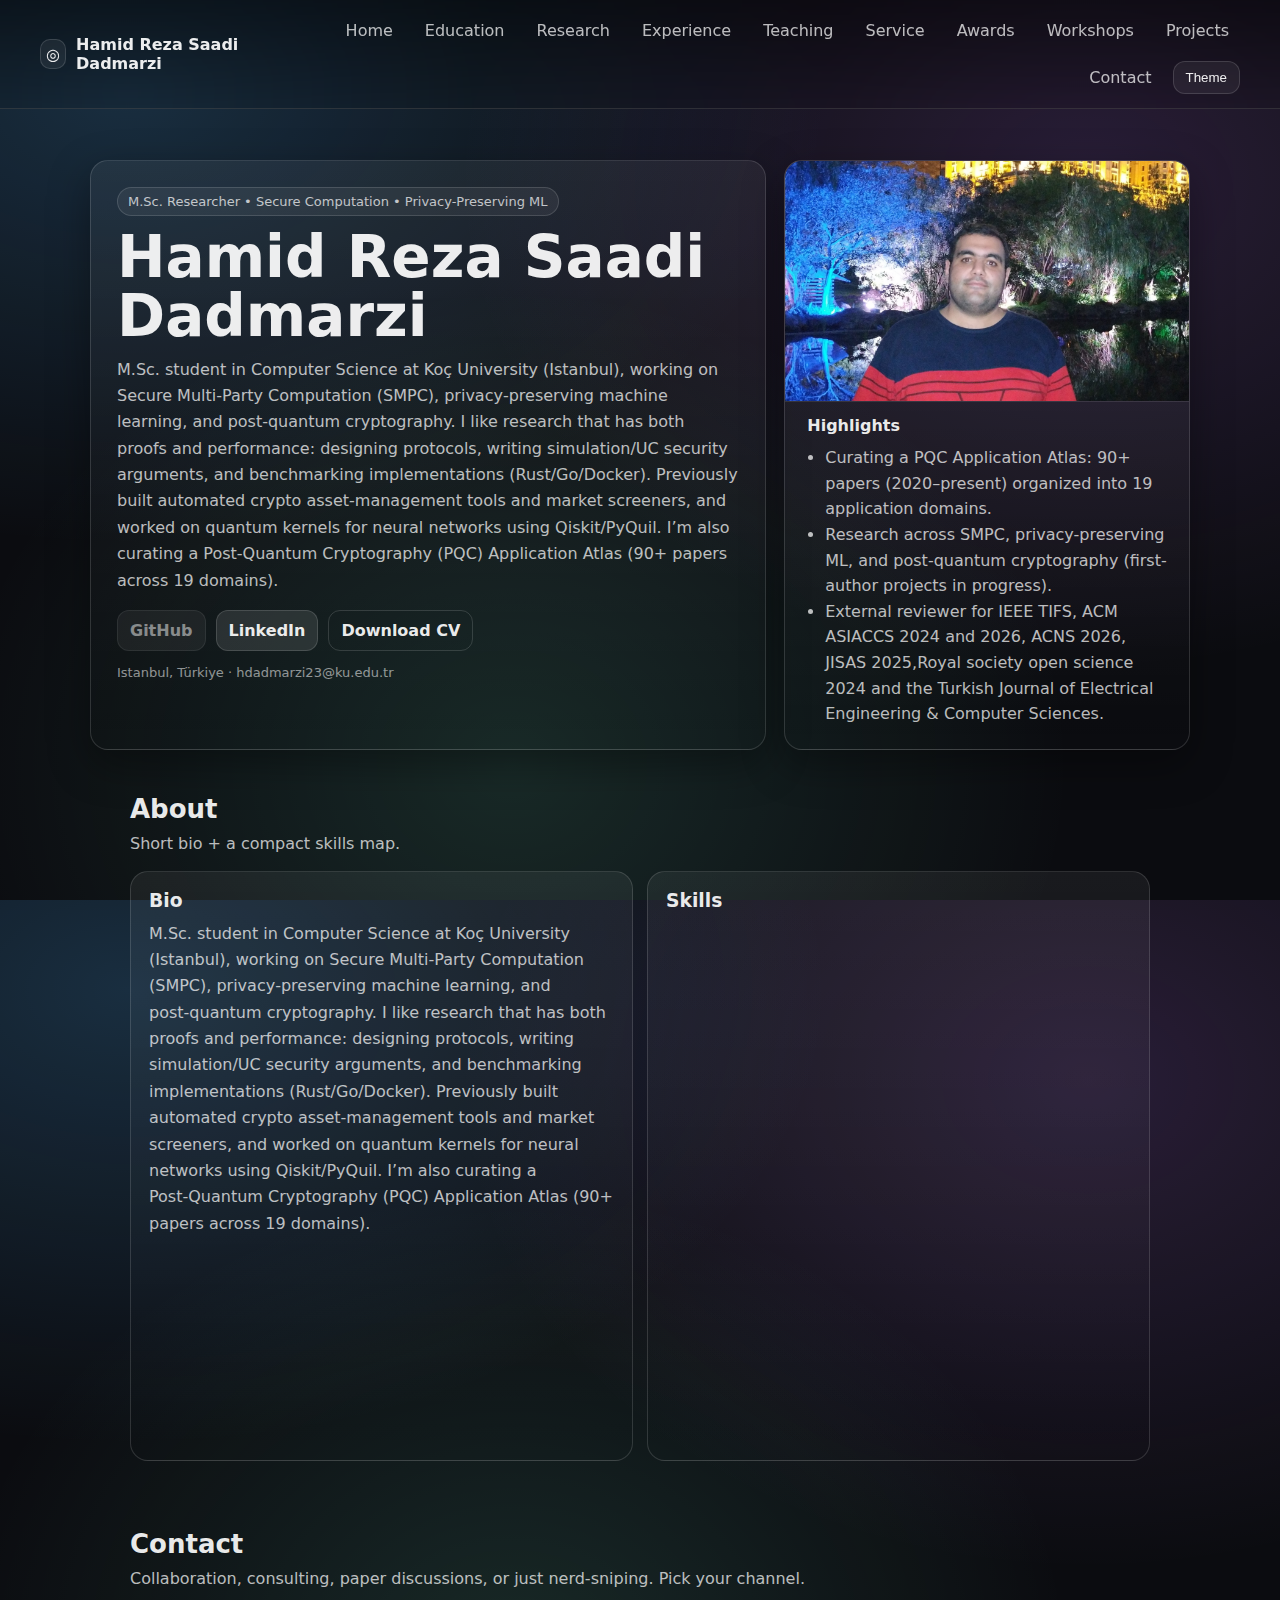
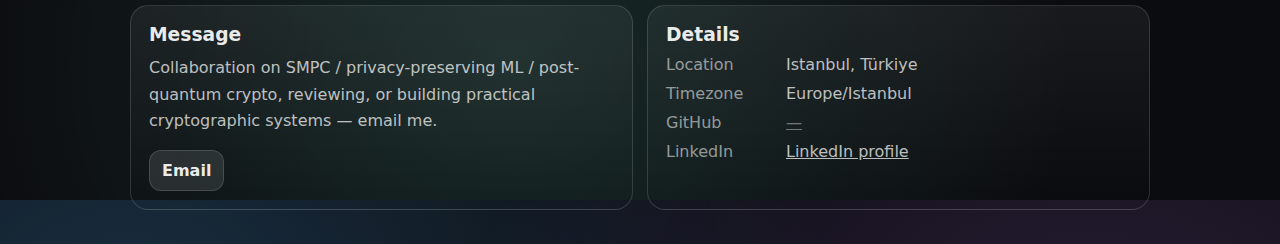
<file: index.html>
<!doctype html>
<html lang="en">
<head>
  <meta charset="utf-8" />
  <meta name="viewport" content="width=device-width, initial-scale=1" />
  <meta http-equiv="refresh" content="0; url=modern/" />
  <title>Redirecting…</title>
  <link rel="icon" href="assets/icons/favicon.svg" type="image/svg+xml" />
  <link rel="canonical" href="modern/" />
  <script>
    window.location.replace('modern/');
  </script>
</head>
<body>
  <noscript>
    <p>Redirecting to the modern UI… If you are not redirected, <a href="modern/">click here</a>.</p>
  </noscript>
</body>
</html>
</file>
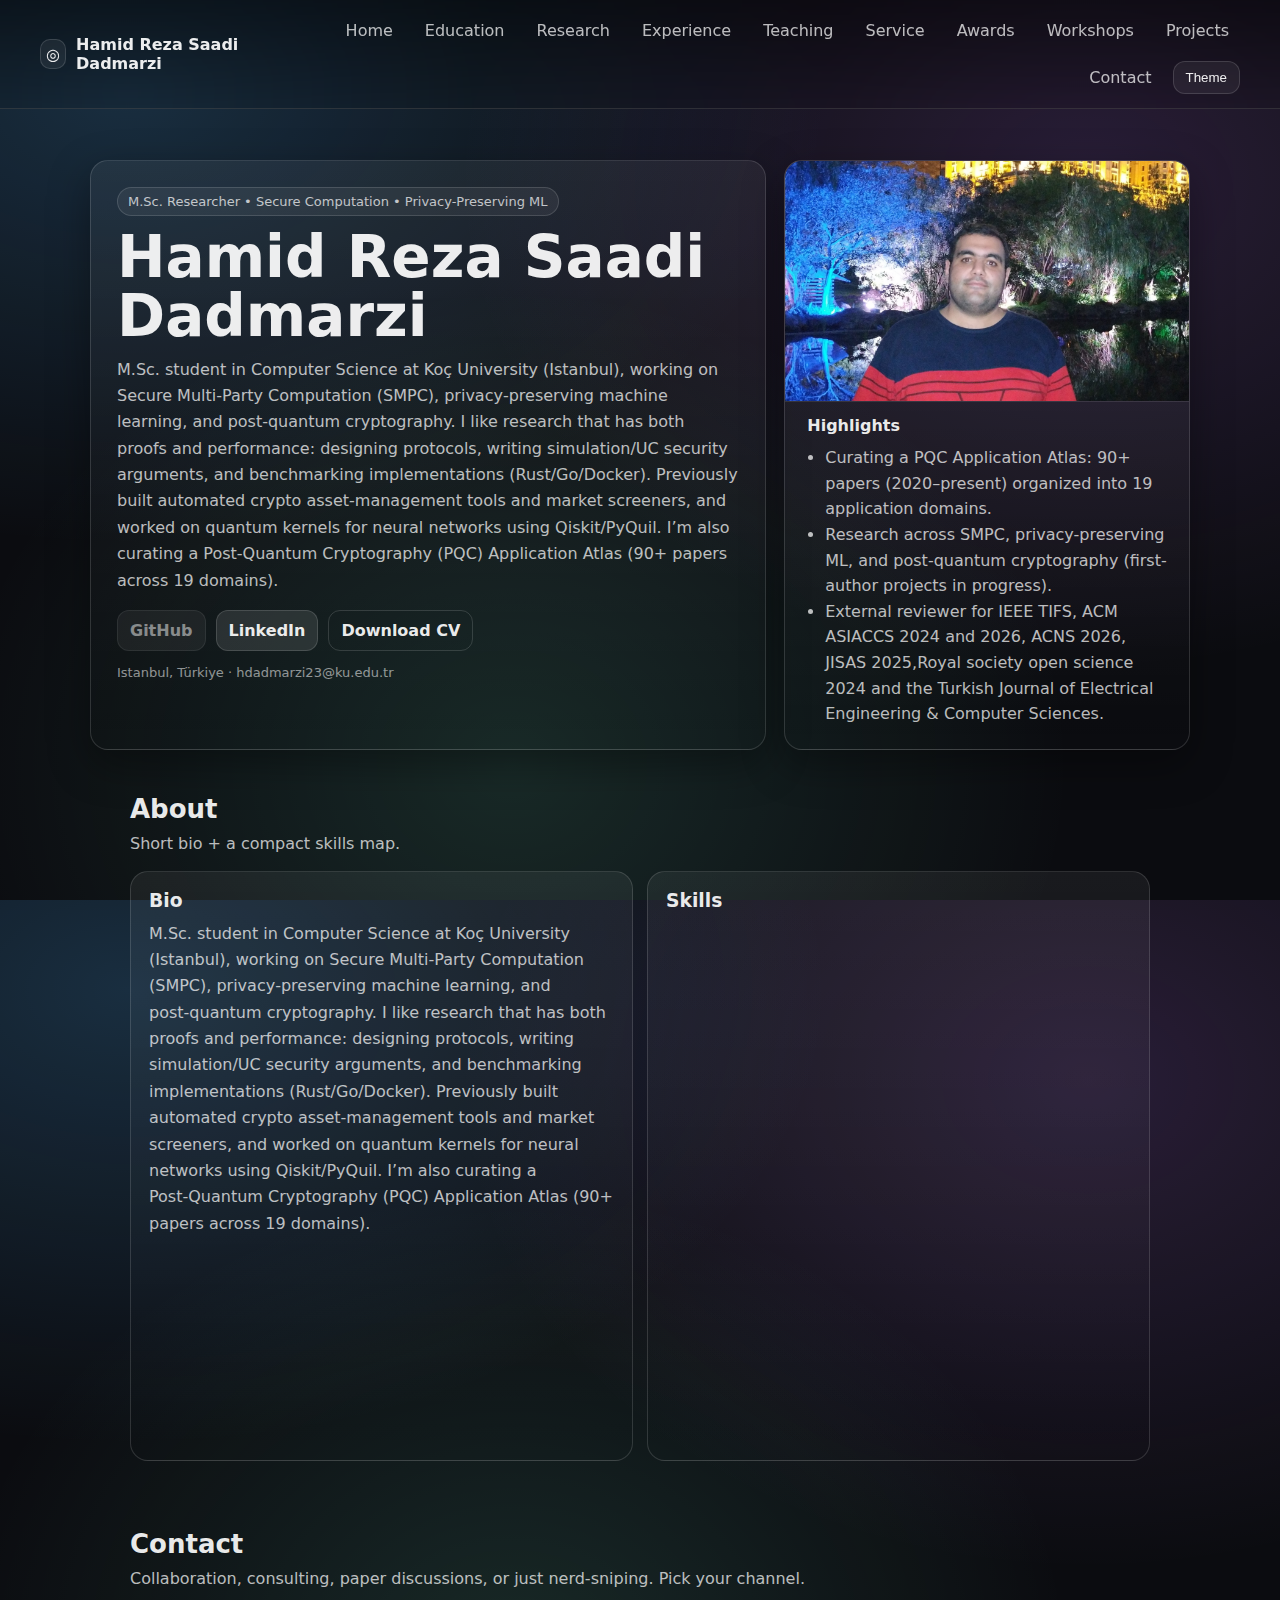
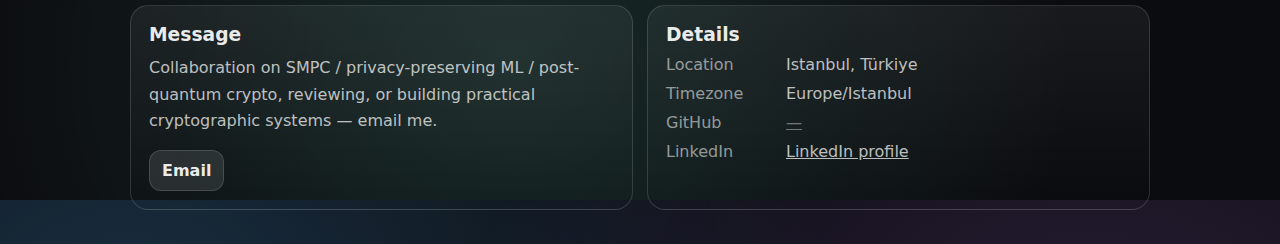
<file: modern/index.html>
<!doctype html>
<html lang="en">
<head>
  <meta charset="utf-8" />
  <meta name="viewport" content="width=device-width, initial-scale=1" />
  <meta name="color-scheme" content="dark light" />
  <title>Modern Portfolio</title>
  <link rel="icon" href="../assets/icons/favicon.svg" type="image/svg+xml" />
  <link rel="stylesheet" href="modern.css" />
</head>
<body>
  <header class="topbar" id="top">
    <!-- Was: Back to UI selector. Now: back to Modern home -->
    <a class="brand" href="./" aria-label="Back to home">
      <span class="logo">◎</span>
      <span id="brandName">Portfolio</span>
    </a>

    <nav class="nav" aria-label="Primary">
      <a class="navlink" href="#about">Home</a>
      <a class="navlink" href="./education/">Education</a>
      <a class="navlink" href="./research/">Research</a>
      <a class="navlink" href="./experience/">Experience</a>
      <a class="navlink" href="./teaching/">Teaching</a>
      <a class="navlink" href="./services/">Service</a>
      <a class="navlink" href="./awards/">Awards</a>
      <a class="navlink" href="./workshops/">Workshops</a>
      <a class="navlink" href="./projects/">Projects</a>
      <a class="navlink" href="./contact/">Contact</a>
      <button class="theme" id="themeToggle" type="button" aria-label="Toggle theme">Theme</button>
    </nav>
  </header>

  <main>
    <section class="hero" aria-label="Intro">
      <div class="hero-inner">
        <div class="hero-copy">
          <div class="pill" id="tagline">Researcher • Engineer • Builder</div>
          <h1 class="h1" id="name">YOUR NAME</h1>
          <p class="lead" id="summary">Loading…</p>

          <div class="cta">
            <a class="btn" id="btnGithub" href="#" target="_blank" rel="noopener">GitHub</a>
            <a class="btn" id="btnLinkedIn" href="#" target="_blank" rel="noopener">LinkedIn</a>
            <a class="btn ghost" id="btnCV" href="../resume/CV.pdf" target="_blank" rel="noopener">Download CV</a>
            <!-- <a class="btn ghost" href="../retro/">Retro UI</a> -->
          </div>

          <div class="meta" id="metaLine"></div>
        </div>

        <!-- Split the old Highlights card into: top profile pic + bottom highlights -->
        <aside class="hero-card hero-stack" aria-label="Profile and highlights">
          <div class="hero-top" aria-label="Profile picture">
            <!-- Put your image here: modern/assets/img/profile.jpg (or .png/.webp) -->
            <img
              class="profile-photo"
              src="../assets/img/profile.jpg"
              alt="Profile photo"
              loading="lazy"
            />
          </div>

          <div class="hero-bottom" aria-label="Highlights">
            <div class="card-title">Highlights</div>
            <ul class="bullets" id="highlights"></ul>
          </div>
        </aside>
      </div>
    </section>

    <section class="section" id="about">
      <div class="section-head">
        <h2>About</h2>
        <p>Short bio + a compact skills map.</p>
      </div>

      <div class="grid-2">
        <article class="panel">
          <h3>Bio</h3>
          <p id="bio"></p>
        </article>

        <article class="panel">
          <h3>Skills</h3>
          <div id="skills" class="skills"></div>
        </article>
      </div>
    </section>
<!-- 
    <section class="section" id="education">
      <div class="section-head">
        <h2>Education</h2>
        <p>Formal training and research focus areas.</p>
      </div>
      <article class="panel">
        <div id="educationTimeline" class="timeline"></div>
      </article>
    </section> -->

    <!-- <section class="section" id="researchLink">
  <div class="section-head">
    <h2>Research</h2>
    <p>Selected projects and publications live on the dedicated page.</p>
  </div>

  <article class="panel">
    <p>See the full list of research projects, publications, and updates.</p>
    <div class="cta">
      <a class="btn" href="./research/">Open Research Page →</a>
    </div>
  </article>
</section> -->

    <!-- <section class="section" id="experience">
      <div class="section-head">
        <h2>Experience</h2>
        <p>Industry and applied research work.</p>
      </div>
      <article class="panel">
        <div id="experienceTimeline" class="timeline"></div>
      </article>
    </section>

    <section class="section" id="teaching">
      <div class="section-head">
        <h2>Teaching</h2>
        <p>Courses and TA / instruction experience.</p>
      </div>
      <div class="cards" id="teachingCards"></div>
    </section>

    <section class="section" id="service">
      <div class="section-head">
        <h2>Academic Service</h2>
        <p>Reviewing, mentoring, and community contributions.</p>
      </div>
      <article class="panel">
        <ul class="bullets" id="serviceList"></ul>
      </article>
    </section>

    <section class="section" id="awards">
      <div class="section-head">
        <h2>Honors & Awards</h2>
        <p>Recognition and distinctions.</p>
      </div>
      <article class="panel">
        <ul class="bullets" id="awardsList"></ul>
      </article>
    </section>

    <section class="section" id="workshops">
      <div class="section-head">
        <h2>Conferences & Workshops</h2>
        <p>Selected academic events.</p>
      </div>
      <div class="cards" id="workshopsCards"></div>
    </section>

    <section class="section" id="projects">
      <div class="section-head">
        <h2>Projects</h2>
        <p>Implementation projects: libraries, prototypes, and applied systems work.</p>
      </div>

      <div class="subhead">
        <div class="sub-left">
          <div class="small" id="ghNote"></div> -->
        <!-- </div>
        <div class="sub-right">
          <a class="smalllink" id="ghProfile" href="#" target="_blank" rel="noopener">Open GitHub profile →</a>
        </div>
      </div>

      <div class="cards" id="projectCards"></div>
    </section> -->

    <section class="section" id="contact">
      <div class="section-head">
        <h2>Contact</h2>
        <p>Collaboration, consulting, paper discussions, or just nerd-sniping. Pick your channel.</p>
      </div>

      <div class="grid-2">
        <article class="panel">
          <h3>Message</h3>
          <p id="contactPitch"></p>
          <div class="cta">
            <a class="btn" id="mailBtn" href="#">Email</a>
            <!-- <a class="btn ghost" href="../">UI selector</a> -->
          </div>
        </article>

        <article class="panel">
          <h3>Details</h3>
          <dl class="dl">
            <div><dt>Location</dt><dd id="loc"></dd></div>
            <div><dt>Timezone</dt><dd id="tz"></dd></div>
            <div><dt>GitHub</dt><dd><a id="gh" href="#" target="_blank" rel="noopener">—</a></dd></div>
            <div><dt>LinkedIn</dt><dd><a id="li" href="#" target="_blank" rel="noopener">—</a></dd></div>
          </dl>
        </article>
      </div>
    </section>

    <!-- <footer class="footer">
      <div class="footer-inner">
        <div class="tiny">Built as a dual-UI static portfolio. Host on GitHub Pages. Edit <code>data/site.json</code>.</div>
        <a class="tinylink" href="#top">Back to top ↑</a>
      </div>
    </footer> -->
  </main>

 <style>
  .hero-stack{
    display:flex;
    flex-direction:column;
    padding:0;
    overflow:hidden;
  }

  
  .hero-top{
    padding: 0;
    display:block;
  }

  .profile-photo{
    display:block;
    width: 100%;
    height: 240px;          
    object-fit: cover;      
    object-position: center;
    border-radius: 0;       
    border: 0;
    box-shadow: none;
  }


  .hero-bottom{
    padding: 14px 22px 22px;
    border-top: 1px solid rgba(255,255,255,0.10);
  }

  @media (max-width: 900px){
    .profile-photo{ height: 190px; }
  }
</style>

  <script type="module" src="modern.js"></script>
</body>
</html>
</file>
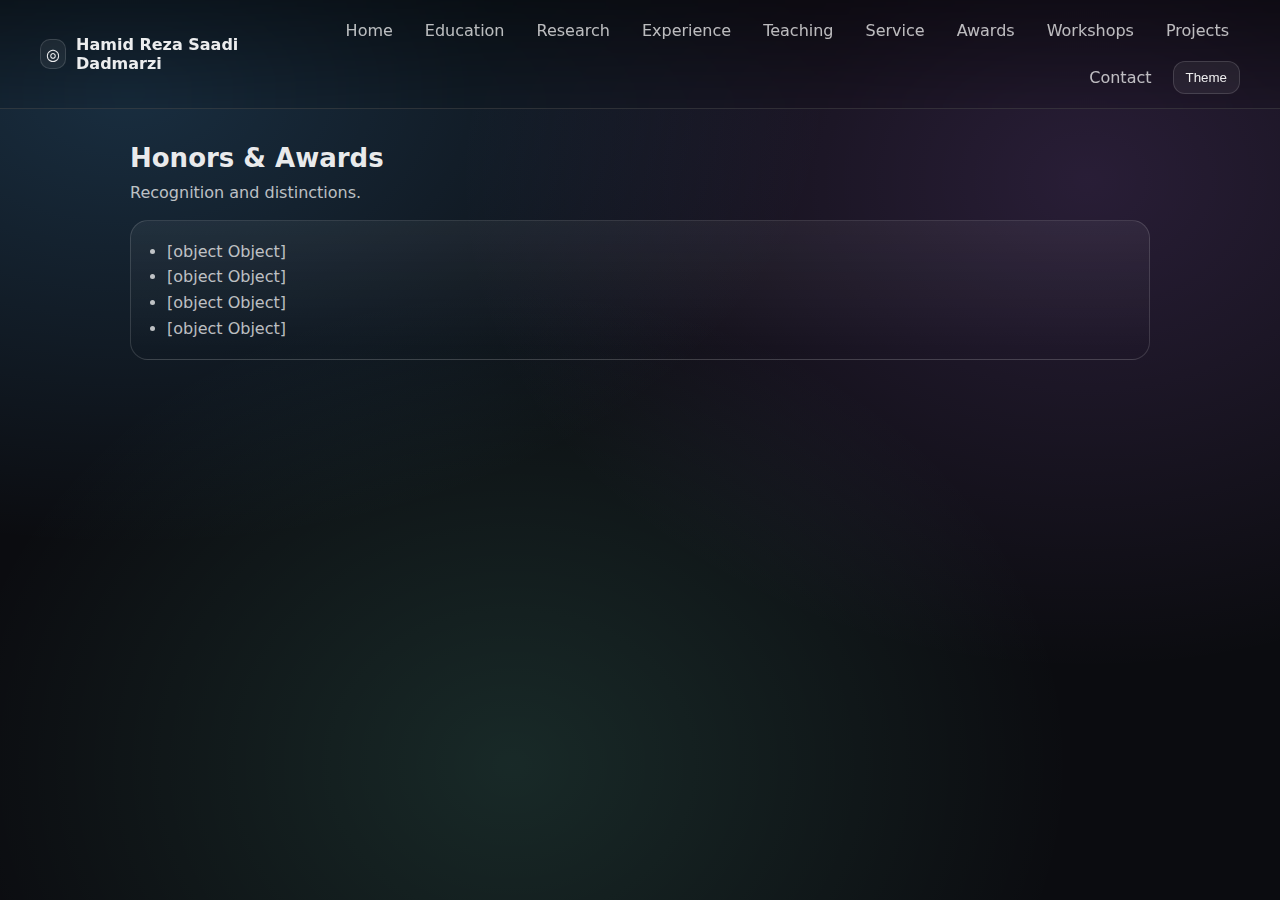
<file: modern/awards/index.html>
<!doctype html>
<html lang="en">
<head>
  <meta charset="utf-8" />
  <meta name="viewport" content="width=device-width, initial-scale=1" />
  <meta name="color-scheme" content="dark light" />
  <title>Awards • Portfolio</title>
  <link rel="icon" href="../../assets/icons/favicon.svg" type="image/svg+xml" />
  <link rel="stylesheet" href="../modern.css" />
</head>
<body>
  <header class="topbar" id="top">
    <a class="brand" href="../" aria-label="Back to Modern home">
      <span class="logo">◎</span>
      <span id="brandName">Portfolio</span>
    </a>

    <nav class="nav" aria-label="Primary">
      <a class="navlink" href="../#about">Home</a>
      <a class="navlink" href="../education/">Education</a>
      <a class="navlink" href="../research/">Research</a>
      <a class="navlink" href="../experience/">Experience</a>
      <a class="navlink" href="../teaching/">Teaching</a>
      <a class="navlink" href="../services/">Service</a>
      <a class="navlink" href="../awards/">Awards</a>
      <a class="navlink" href="../workshops/">Workshops</a>
      <a class="navlink" href="../projects/">Projects</a>
      <a class="navlink" href="../contact/">Contact</a>
      <button class="theme" id="themeToggle" type="button" aria-label="Toggle theme">Theme</button>
    </nav>
  </header>

  <main>
    <section class="section" id="awards">
      <div class="section-head">
        <h2>Honors & Awards</h2>
        <p>Recognition and distinctions.</p>
      </div>

      <article class="panel">
        <ul class="bullets" id="awardsList"></ul>
      </article>
    </section>

    
  </main>

  <script type="module" src="./awards.js"></script>
</body>
</html>
</file>
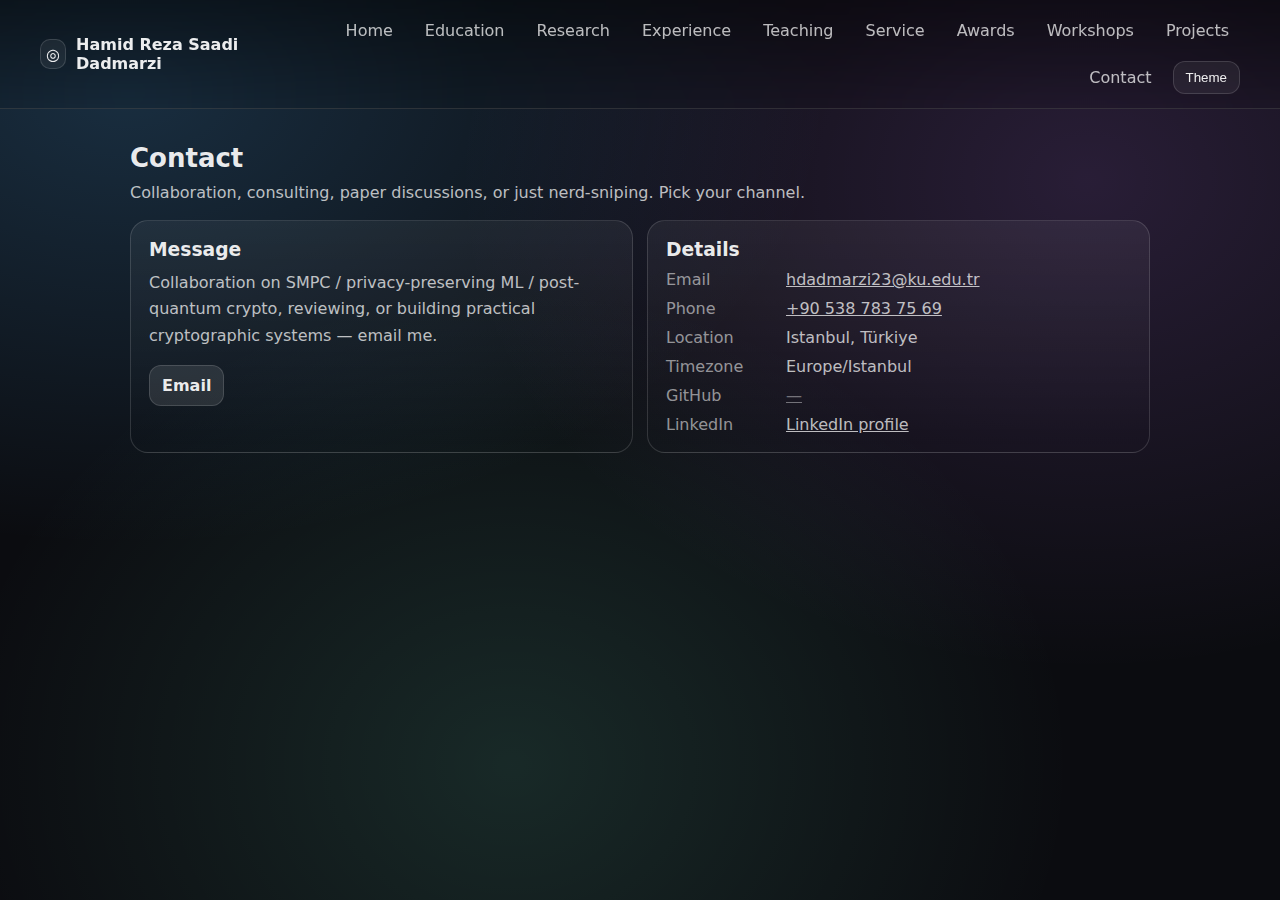
<file: modern/contact/index.html>
<!doctype html>
<html lang="en">
<head>
  <meta charset="utf-8" />
  <meta name="viewport" content="width=device-width, initial-scale=1" />
  <meta name="color-scheme" content="dark light" />
  <title>Contact • Portfolio</title>
  <link rel="icon" href="../../assets/icons/favicon.svg" type="image/svg+xml" />
  <link rel="stylesheet" href="../modern.css" />
</head>
<body>
  <header class="topbar" id="top">
    <a class="brand" href="../" aria-label="Back to Modern home">
      <span class="logo">◎</span>
      <span id="brandName">Portfolio</span>
    </a>

    <nav class="nav" aria-label="Primary">
      <a class="navlink" href="../#about">Home</a>
      <a class="navlink" href="../education/">Education</a>
      <a class="navlink" href="../research/">Research</a>
      <a class="navlink" href="../experience/">Experience</a>
      <a class="navlink" href="../teaching/">Teaching</a>
      <a class="navlink" href="../services/">Service</a>
      <a class="navlink" href="../awards/">Awards</a>
      <a class="navlink" href="../workshops/">Workshops</a>
      <a class="navlink" href="../projects/">Projects</a>
      <a class="navlink" href="../contact/">Contact</a>
      <button class="theme" id="themeToggle" type="button" aria-label="Toggle theme">Theme</button>
    </nav>
  </header>

  <main>
    <section class="section" id="contact">
      <div class="section-head">
        <h2>Contact</h2>
        <p>Collaboration, consulting, paper discussions, or just nerd-sniping. Pick your channel.</p>
      </div>

      <div class="grid-2">
        <article class="panel reveal">
          <h3>Message</h3>
          <p id="contactPitch"></p>
          <div class="cta">
            <a class="btn" id="mailBtn" href="#">Email</a>
          </div>
        </article>

        <article class="panel reveal">
          <h3>Details</h3>
          <dl class="dl">
            <div><dt>Email</dt><dd><a id="emailLink" href="#">—</a></dd></div>
            <div><dt>Phone</dt><dd><a id="phoneLink" href="#">—</a></dd></div>
            <div><dt>Location</dt><dd id="loc"></dd></div>
            <div><dt>Timezone</dt><dd id="tz"></dd></div>
            <div><dt>GitHub</dt><dd><a id="gh" href="#" target="_blank" rel="noopener">—</a></dd></div>
            <div><dt>LinkedIn</dt><dd><a id="li" href="#" target="_blank" rel="noopener">—</a></dd></div>
          </dl>
        </article>
      </div>
    </section>

   
  </main>

  <script type="module" src="./contact.js"></script>
</body>
</html>
</file>
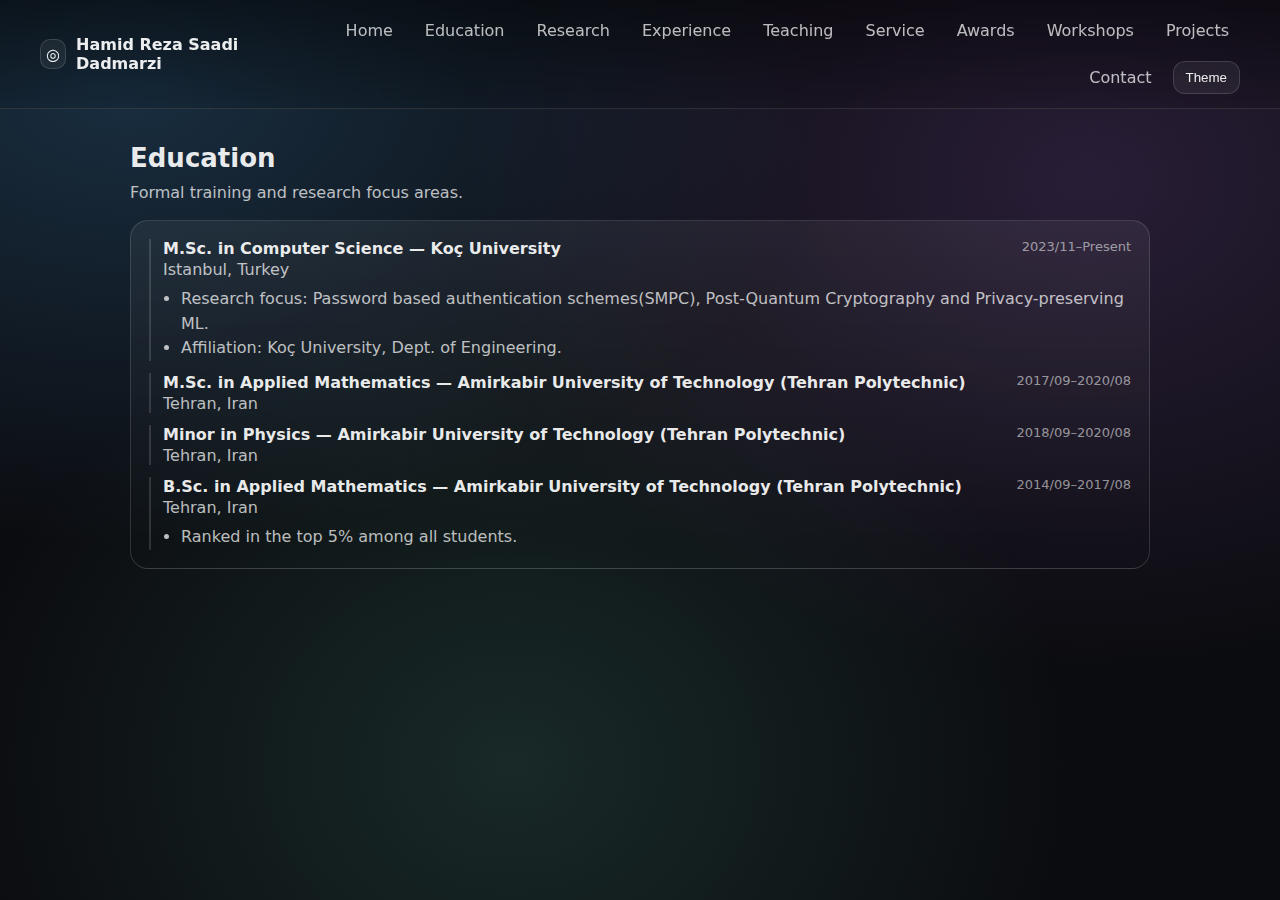
<file: modern/education/index.html>
<!doctype html>
<html lang="en">
<head>
  <meta charset="utf-8" />
  <meta name="viewport" content="width=device-width, initial-scale=1" />
  <meta name="color-scheme" content="dark light" />
  <title>Education • Portfolio</title>
  <link rel="icon" href="../../assets/icons/favicon.svg" type="image/svg+xml" />
  <link rel="stylesheet" href="../modern.css" />
</head>
<body>
  <header class="topbar" id="top">
    <a class="brand" href="../" aria-label="Back to Modern home">
      <span class="logo">◎</span>
      <span id="brandName">Portfolio</span>
    </a>

    <nav class="nav" aria-label="Primary">
      <a class="navlink" href="../#about">Home</a>
      <a class="navlink" href="../education/">Education</a>
      <a class="navlink" href="../research/">Research</a>
      <a class="navlink" href="../experience/">Experience</a>
      <a class="navlink" href="../teaching/">Teaching</a>
      <a class="navlink" href="../services/">Service</a>
      <a class="navlink" href="../awards/">Awards</a>
      <a class="navlink" href="../workshops/">Workshops</a>
      <a class="navlink" href="../projects/">Projects</a>
      <a class="navlink" href="../contact/">Contact</a>
      <button class="theme" id="themeToggle" type="button" aria-label="Toggle theme">Theme</button>
    </nav>
  </header>

  <main>
    <section class="section" id="education">
      <div class="section-head">
        <h2>Education</h2>
        <p>Formal training and research focus areas.</p>
      </div>

      <article class="panel">
        <div id="educationTimeline" class="timeline"></div>
      </article>
    </section>

   
  </main>

  <script type="module" src="./education.js"></script>
</body>
</html>
</file>
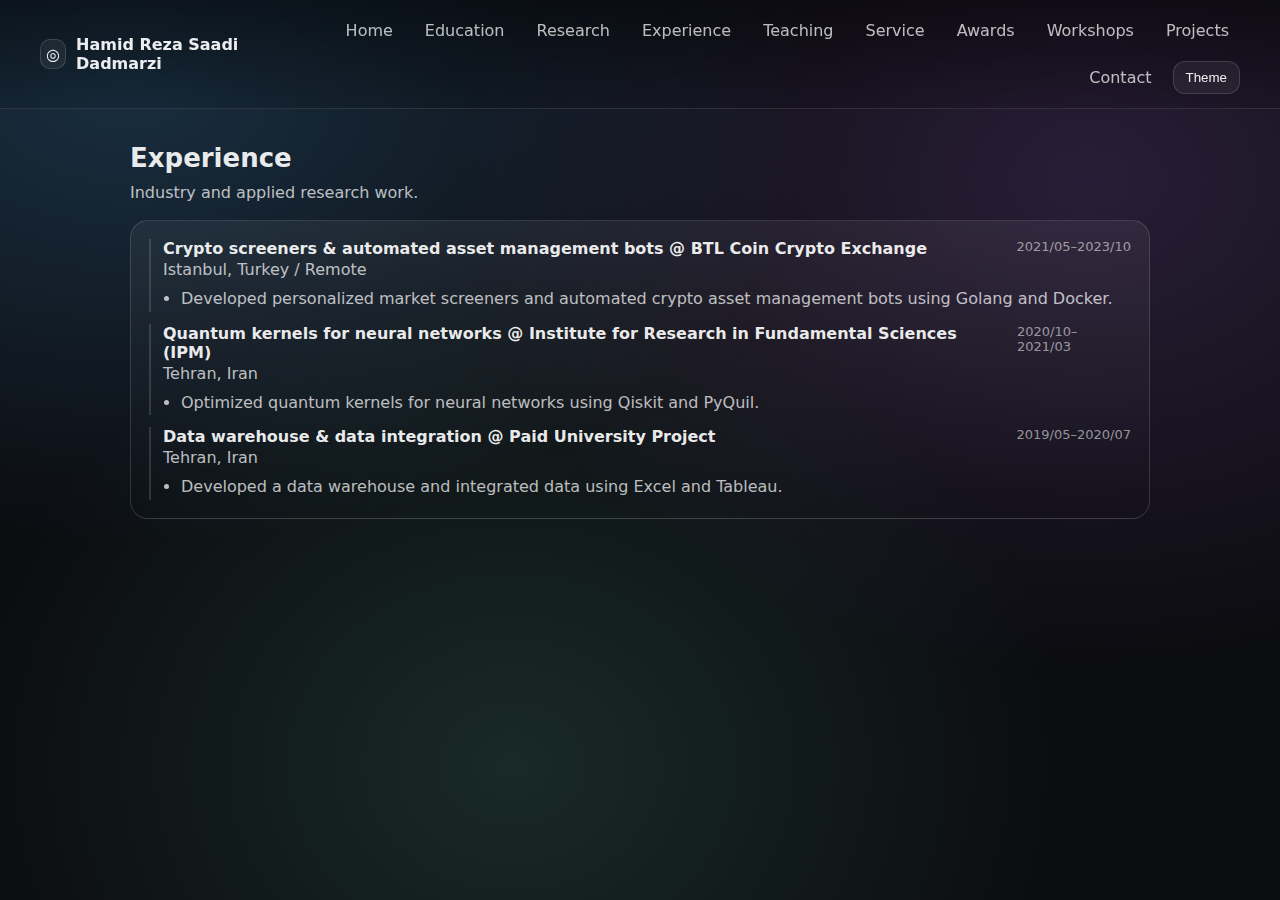
<file: modern/experience/index.html>
<!doctype html>
<html lang="en">
<head>
  <meta charset="utf-8" />
  <meta name="viewport" content="width=device-width, initial-scale=1" />
  <meta name="color-scheme" content="dark light" />
  <title>Experience • Portfolio</title>
  <link rel="icon" href="../../assets/icons/favicon.svg" type="image/svg+xml" />
  <link rel="stylesheet" href="../modern.css" />
</head>
<body>
  <header class="topbar" id="top">
    <a class="brand" href="../" aria-label="Back to Modern home">
      <span class="logo">◎</span>
      <span id="brandName">Portfolio</span>
    </a>

    <nav class="nav" aria-label="Primary">
      <a class="navlink" href="../#about">Home</a>
      <a class="navlink" href="../education/">Education</a>
      <a class="navlink" href="../research/">Research</a>
      <a class="navlink" href="../experience/">Experience</a>
      <a class="navlink" href="../teaching/">Teaching</a>
      <a class="navlink" href="../services/">Service</a>
      <a class="navlink" href="../awards/">Awards</a>
      <a class="navlink" href="../workshops/">Workshops</a>
      <a class="navlink" href="../projects/">Projects</a>
      <a class="navlink" href="../contact/">Contact</a>
      <button class="theme" id="themeToggle" type="button" aria-label="Toggle theme">Theme</button>
    </nav>
  </header>

  <main>
    <section class="section" id="experience">
      <div class="section-head">
        <h2>Experience</h2>
        <p>Industry and applied research work.</p>
      </div>

      <article class="panel">
        <div id="experienceTimeline" class="timeline"></div>
      </article>
    </section>

    
  </main>

  <script type="module" src="./experience.js"></script>
  
</body>
</html>
</file>
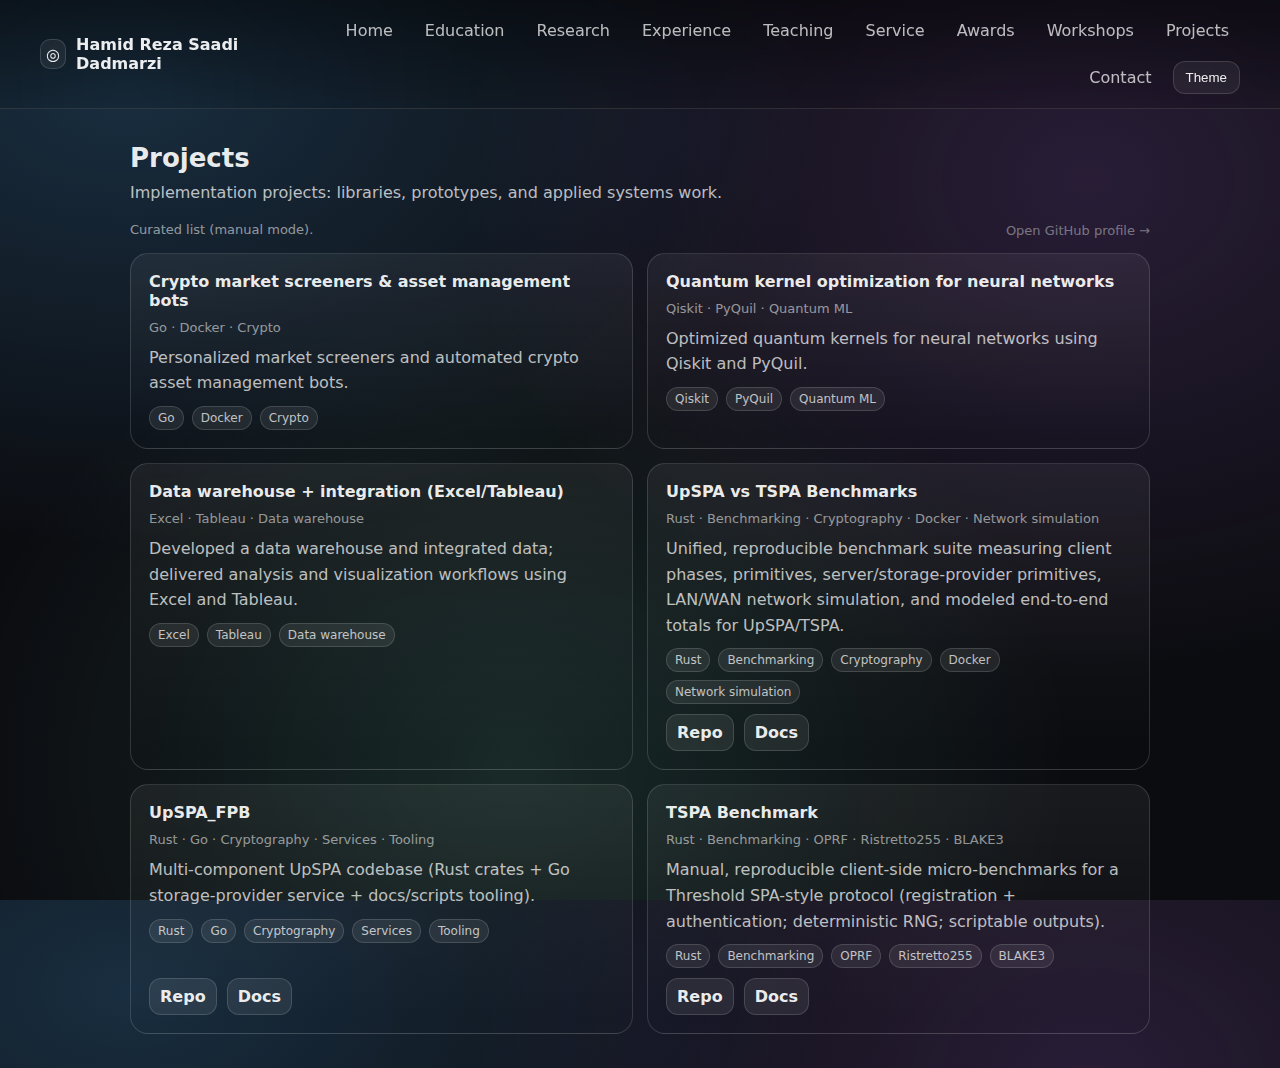
<file: modern/projects/index.html>
<!doctype html>
<html lang="en">
<head>
  <meta charset="utf-8" />
  <meta name="viewport" content="width=device-width, initial-scale=1" />
  <meta name="color-scheme" content="dark light" />
  <title>Projects • Portfolio</title>
  <link rel="icon" href="../../assets/icons/favicon.svg" type="image/svg+xml" />
  <link rel="stylesheet" href="../modern.css" />
</head>
<body>
  <header class="topbar" id="top">
    <a class="brand" href="../" aria-label="Back to Modern home">
      <span class="logo">◎</span>
      <span id="brandName">Portfolio</span>
    </a>

    <nav class="nav" aria-label="Primary">
      <a class="navlink" href="../#about">Home</a>
      <a class="navlink" href="../education/">Education</a>
      <a class="navlink" href="../research/">Research</a>
      <a class="navlink" href="../experience/">Experience</a>
      <a class="navlink" href="../teaching/">Teaching</a>
      <a class="navlink" href="../services/">Service</a>
      <a class="navlink" href="../awards/">Awards</a>
      <a class="navlink" href="../workshops/">Workshops</a>
      <a class="navlink" href="../projects/">Projects</a>
      <a class="navlink" href="../contact/">Contact</a>
      <button class="theme" id="themeToggle" type="button" aria-label="Toggle theme">Theme</button>
    </nav>
  </header>

  <main>
    <section class="section" id="projects">
      <div class="section-head">
        <h2>Projects</h2>
        <p>Implementation projects: libraries, prototypes, and applied systems work.</p>
      </div>

      <div class="subhead">
        <div class="small" id="ghNote"></div>
        <div>
          <a class="smalllink" id="ghProfile" href="#" target="_blank" rel="noopener">Open GitHub profile →</a>
        </div>
      </div>

      <div class="cards" id="projectCards"></div>
    </section>

   
  </main>

  <script type="module" src="./projects.js"></script>
</body>
</html>
</file>
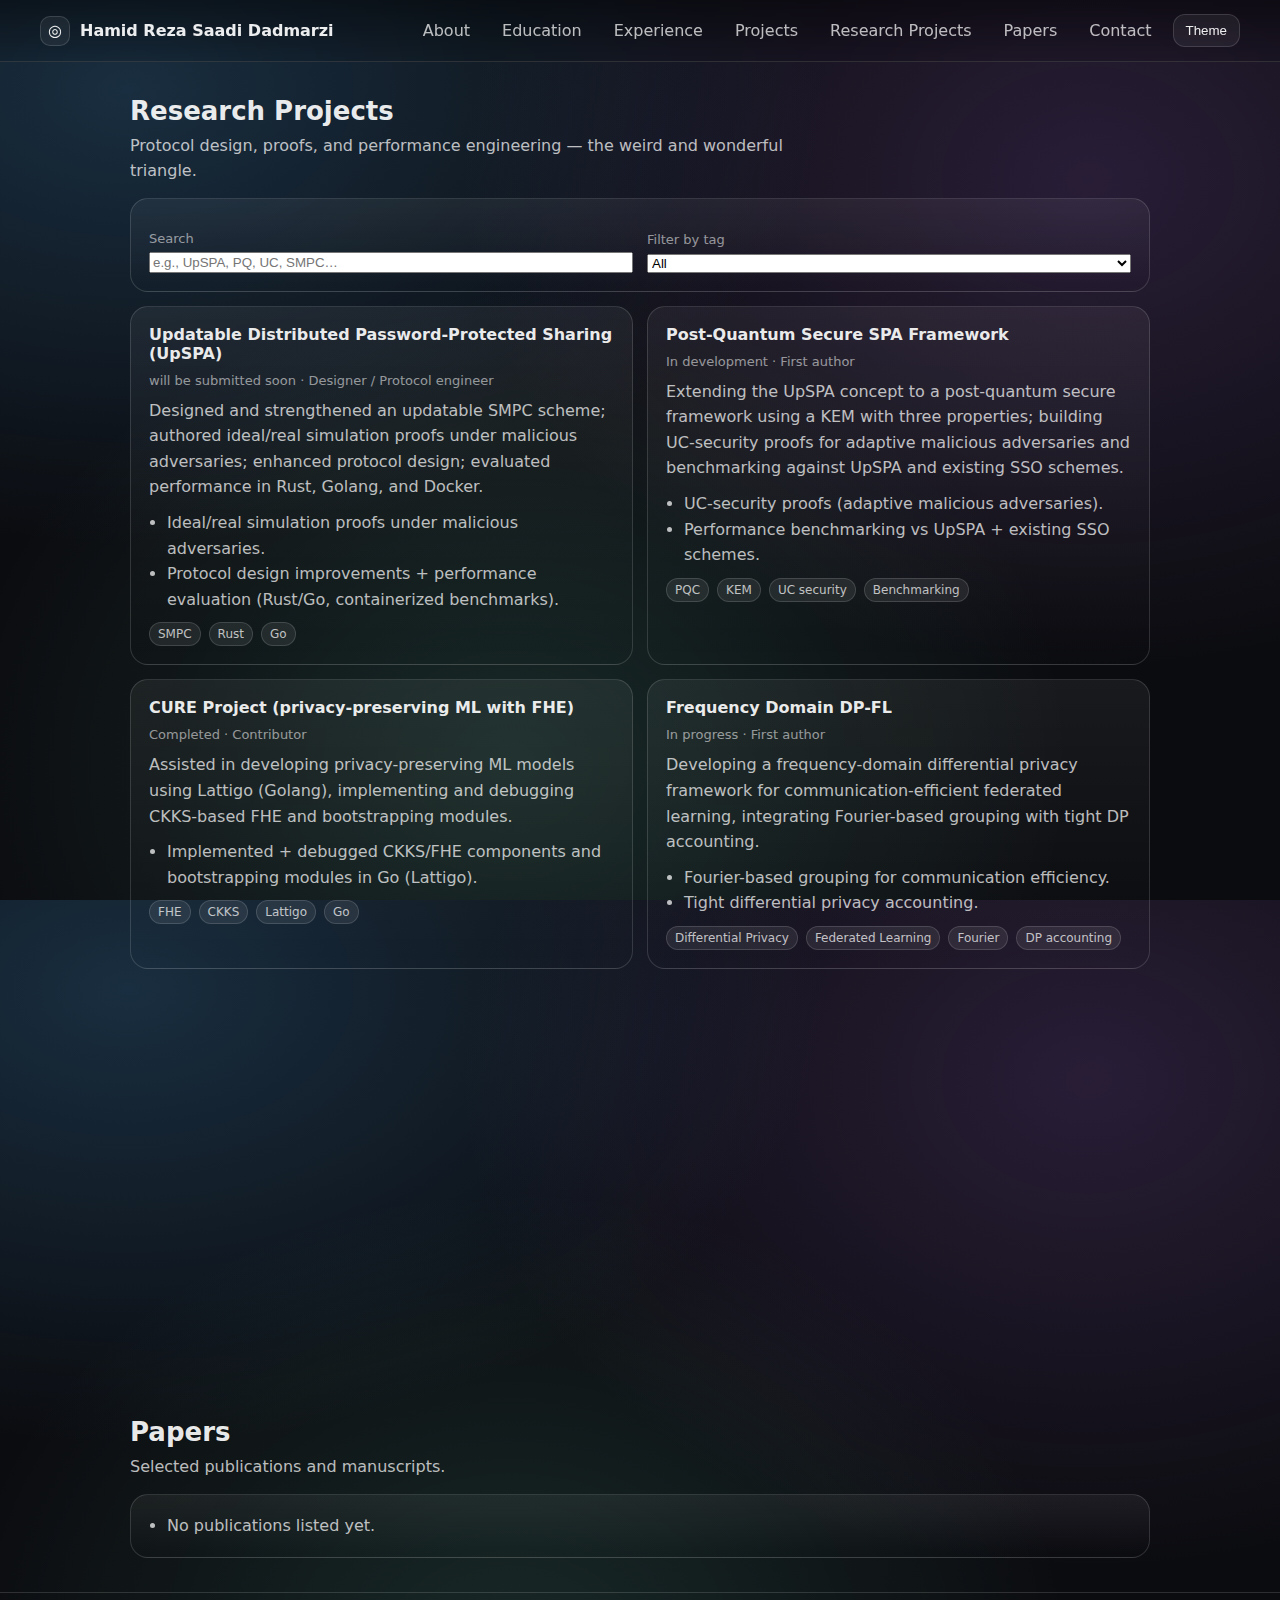
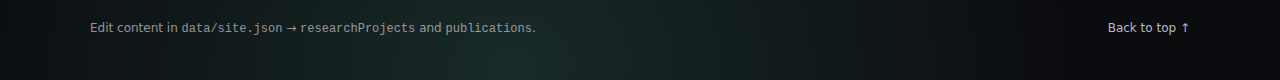
<file: modern/research/index.html>
<!doctype html>
<html lang="en">
<head>
  <meta charset="utf-8" />
  <meta name="viewport" content="width=device-width, initial-scale=1" />
  <meta name="color-scheme" content="dark light" />
  <title>Research • Portfolio</title>
  <link rel="icon" href="../../assets/icons/favicon.svg" type="image/svg+xml" />
  <link rel="stylesheet" href="../modern.css" />
</head>
<body>
  <header class="topbar" id="top">
    <a class="brand" href="../" aria-label="Back to Modern home">
      <span class="logo">◎</span>
      <span id="brandName">Portfolio</span>
    </a>

    <nav class="nav" aria-label="Primary">
      <a class="navlink" href="../#about">About</a>
      <a class="navlink" href="../#education">Education</a>
      <a class="navlink" href="../#experience">Experience</a>
      <a class="navlink" href="../#projects">Projects</a>
      <a class="navlink" href="#projects">Research Projects</a>
      <a class="navlink" href="#papers">Papers</a>
      <a class="navlink" href="../#contact">Contact</a>
      <button class="theme" id="themeToggle" type="button" aria-label="Toggle theme">Theme</button>
    </nav>
  </header>

  <main>
    <section class="section" id="projects">
      <div class="section-head">
        <h2>Research Projects</h2>
        <p>Protocol design, proofs, and performance engineering — the weird and wonderful triangle.</p>
      </div>

      <article class="panel" style="margin-bottom: 14px;">
        <div class="grid-2" style="align-items:end;">
          <div>
            <label class="small" for="q" style="display:block; margin-bottom:6px;">Search</label>
            <input id="q" type="search" placeholder="e.g., UpSPA, PQ, UC, SMPC…" style="width:100%;" />
          </div>
          <div>
            <label class="small" for="tag" style="display:block; margin-bottom:6px;">Filter by tag</label>
            <select id="tag" style="width:100%;">
              <option value="">All</option>
            </select>
          </div>
        </div>
      </article>

      <div class="cards" id="researchCards"></div>
    </section>

    <section class="section" id="papers">
      <div class="section-head">
        <h2>Papers</h2>
        <p>Selected publications and manuscripts.</p>
      </div>
      <article class="panel">
        <ul class="bullets" id="pubList"></ul>
      </article>
    </section>

    <footer class="footer">
      <div class="footer-inner">
        <div class="tiny">Edit content in <code>data/site.json</code> → <code>researchProjects</code> and <code>publications</code>.</div>
        <a class="tinylink" href="#top">Back to top ↑</a>
      </div>
    </footer>
  </main>

  <script type="module" src="./research.js"></script>
</body>
</html>
</file>
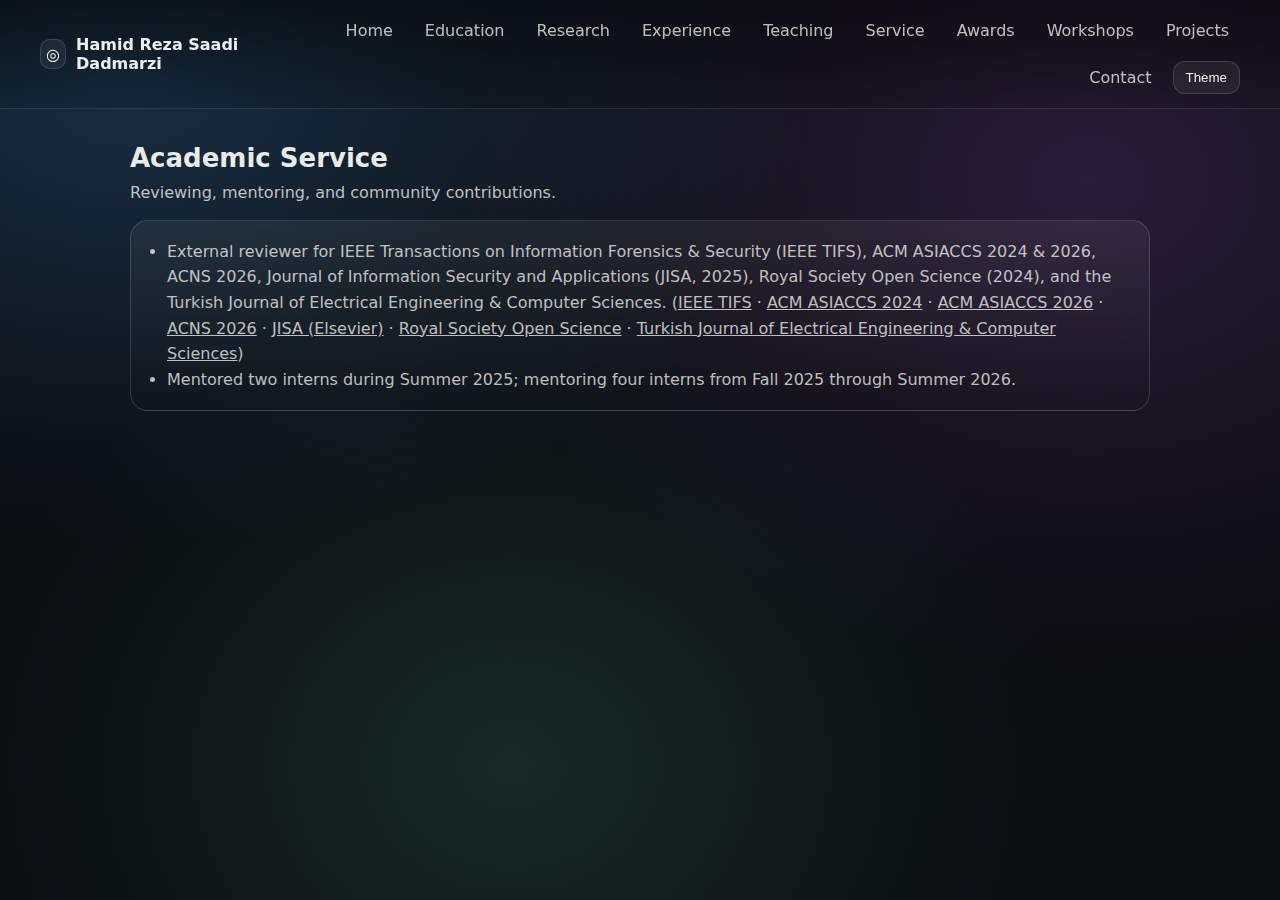
<file: modern/services/index.html>
<!doctype html>
<html lang="en">
<head>
  <meta charset="utf-8" />
  <meta name="viewport" content="width=device-width, initial-scale=1" />
  <meta name="color-scheme" content="dark light" />
  <title>Service • Portfolio</title>
  <link rel="icon" href="../../assets/icons/favicon.svg" type="image/svg+xml" />
  <link rel="stylesheet" href="../modern.css" />
</head>
<body>
  <header class="topbar" id="top">
    <a class="brand" href="../" aria-label="Back to Modern home">
      <span class="logo">◎</span>
      <span id="brandName">Portfolio</span>
    </a>

    <nav class="nav" aria-label="Primary">
      <a class="navlink" href="../#about">Home</a>
      <a class="navlink" href="../education/">Education</a>
      <a class="navlink" href="../research/">Research</a>
      <a class="navlink" href="../experience/">Experience</a>
      <a class="navlink" href="../teaching/">Teaching</a>
      <a class="navlink" href="../services/">Service</a>
      <a class="navlink" href="../awards/">Awards</a>
      <a class="navlink" href="../workshops/">Workshops</a>
      <a class="navlink" href="../projects/">Projects</a>
      <a class="navlink" href="../contact/">Contact</a>
      <button class="theme" id="themeToggle" type="button" aria-label="Toggle theme">Theme</button>
    </nav>
  </header>

  <main>
    <section class="section" id="service">
      <div class="section-head">
        <h2>Academic Service</h2>
        <p>Reviewing, mentoring, and community contributions.</p>
      </div>

      <article class="panel">
        <ul class="bullets" id="serviceList"></ul>
      </article>
    </section>

    
  </main>

  <script type="module" src="./services.js"></script>
</body>
</html>
</file>
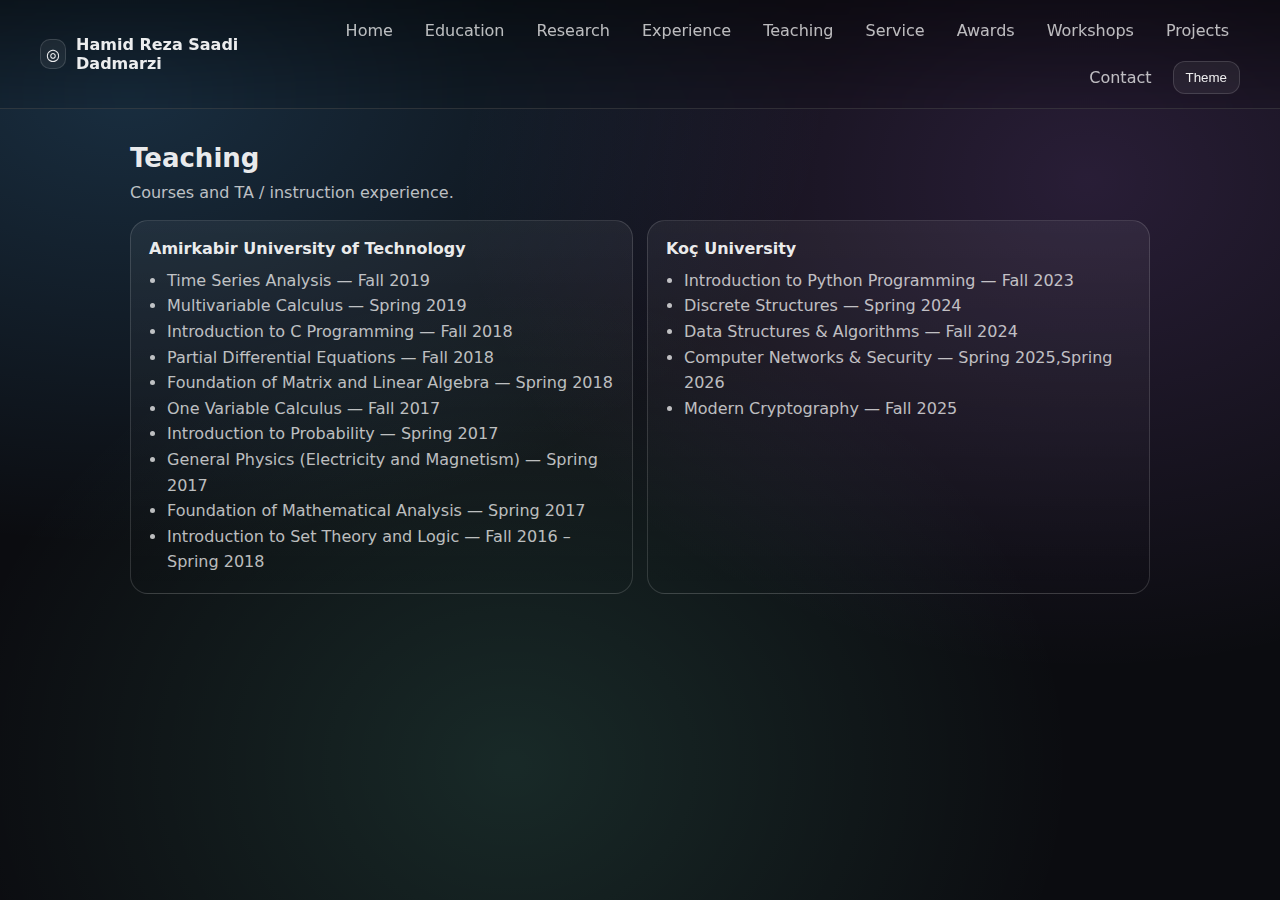
<file: modern/teaching/index.html>
<!doctype html>
<html lang="en">
<head>
  <meta charset="utf-8" />
  <meta name="viewport" content="width=device-width, initial-scale=1" />
  <meta name="color-scheme" content="dark light" />
  <title>Teaching • Portfolio</title>
  <link rel="icon" href="../../assets/icons/favicon.svg" type="image/svg+xml" />
  <link rel="stylesheet" href="../modern.css" />
</head>
<body>
  <header class="topbar" id="top">
    <a class="brand" href="../" aria-label="Back to Modern home">
      <span class="logo">◎</span>
      <span id="brandName">Portfolio</span>
    </a>

    <nav class="nav" aria-label="Primary">
      <a class="navlink" href="../#about">Home</a>
      <a class="navlink" href="../education/">Education</a>
      <a class="navlink" href="../research/">Research</a>
      <a class="navlink" href="../experience/">Experience</a>
      <a class="navlink" href="../teaching/">Teaching</a>
      <a class="navlink" href="../services/">Service</a>
      <a class="navlink" href="../awards/">Awards</a>
      <a class="navlink" href="../workshops/">Workshops</a>
      <a class="navlink" href="../projects/">Projects</a>
      <a class="navlink" href="../contact/">Contact</a>
      <button class="theme" id="themeToggle" type="button" aria-label="Toggle theme">Theme</button>
    </nav>
  </header>

  <main>
    <section class="section" id="teaching">
      <div class="section-head">
        <h2>Teaching</h2>
        <p>Courses and TA / instruction experience.</p>
      </div>

      <div class="cards" id="teachingCards"></div>
    </section>

    
  </main>

  <script type="module" src="./teaching.js"></script>
</body>
</html>
</file>
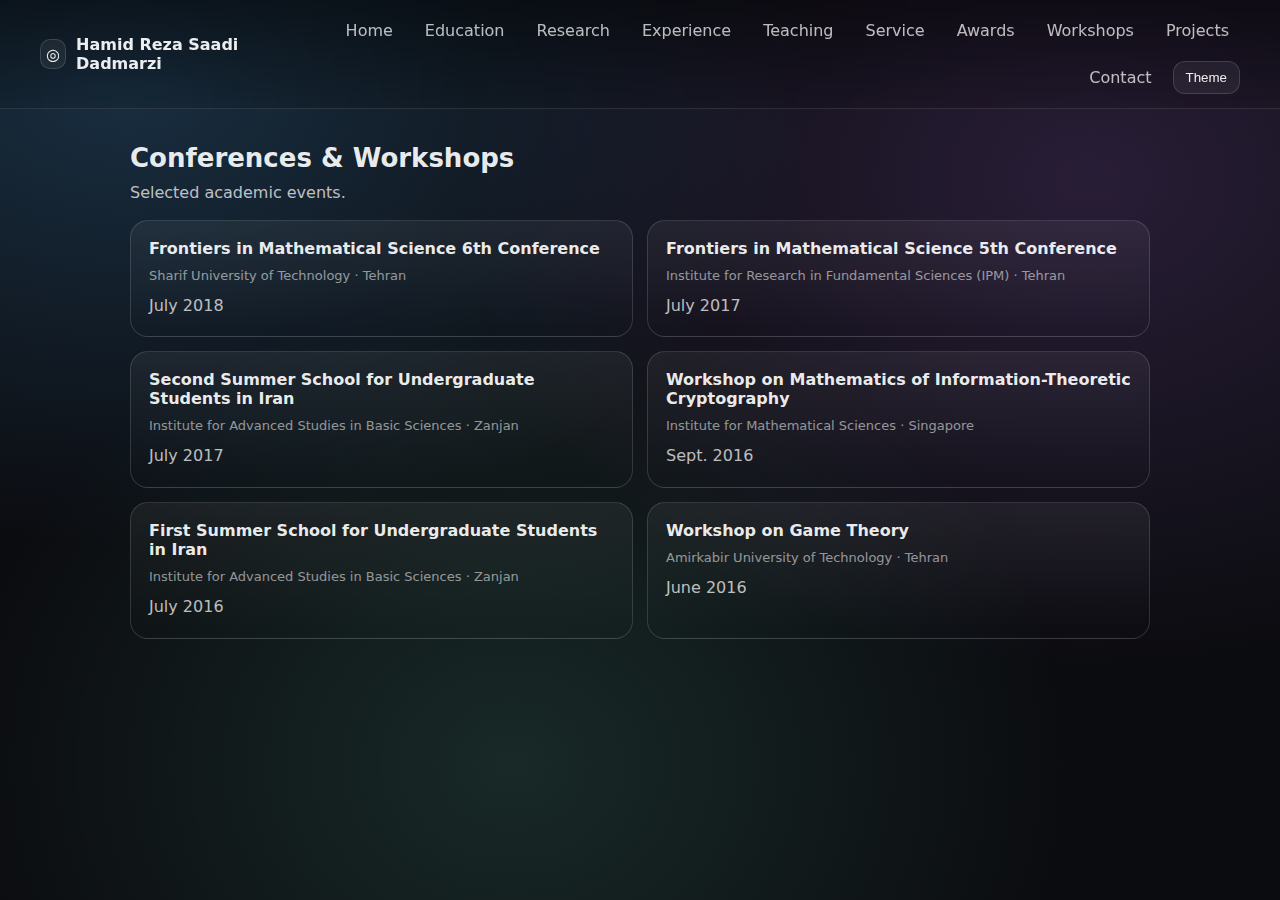
<file: modern/workshops/index.html>
<!doctype html>
<html lang="en">
<head>
  <meta charset="utf-8" />
  <meta name="viewport" content="width=device-width, initial-scale=1" />
  <meta name="color-scheme" content="dark light" />
  <title>Workshops • Portfolio</title>
  <link rel="icon" href="../../assets/icons/favicon.svg" type="image/svg+xml" />
  <link rel="stylesheet" href="../modern.css" />
</head>
<body>
  <header class="topbar" id="top">
    <a class="brand" href="../" aria-label="Back to Modern home">
      <span class="logo">◎</span>
      <span id="brandName">Portfolio</span>
    </a>

    <nav class="nav" aria-label="Primary">
      <a class="navlink" href="../#about">Home</a>
      <a class="navlink" href="../education/">Education</a>
      <a class="navlink" href="../research/">Research</a>
      <a class="navlink" href="../experience/">Experience</a>
      <a class="navlink" href="../teaching/">Teaching</a>
      <a class="navlink" href="../services/">Service</a>
      <a class="navlink" href="../awards/">Awards</a>
      <a class="navlink" href="../workshops/">Workshops</a>
      <a class="navlink" href="../projects/">Projects</a>
      <a class="navlink" href="../contact/">Contact</a>
      <button class="theme" id="themeToggle" type="button" aria-label="Toggle theme">Theme</button>
    </nav>
  </header>

  <main>
    <section class="section" id="workshops">
      <div class="section-head">
        <h2>Conferences & Workshops</h2>
        <p>Selected academic events.</p>
      </div>

      <div class="cards" id="workshopsCards"></div>
    </section>
  </main>

  <script type="module" src="./workshops.js"></script>
</body>
</html>
</file>
<file: modern/modern.css>
:root{
  --bg: #0b0c10;
  --panel: rgba(255,255,255,0.06);
  --panel-2: rgba(255,255,255,0.10);
  --text: rgba(255,255,255,0.92);
  --muted: rgba(255,255,255,0.72);
  --muted-2: rgba(255,255,255,0.55);
  --border: rgba(255,255,255,0.14);
  --shadow: 0 14px 42px rgba(0,0,0,0.35);
  --radius: 18px;
}

:root[data-theme="light"]{
  --bg: #f6f7fb;
  --panel: rgba(0,0,0,0.05);
  --panel-2: rgba(0,0,0,0.09);
  --text: rgba(0,0,0,0.90);
  --muted: rgba(0,0,0,0.70);
  --muted-2: rgba(0,0,0,0.55);
  --border: rgba(0,0,0,0.12);
  --shadow: 0 14px 34px rgba(0,0,0,0.12);
}

@media (prefers-color-scheme: light){
  :root:not([data-theme]){
    --bg: #f6f7fb;
    --panel: rgba(0,0,0,0.05);
    --panel-2: rgba(0,0,0,0.09);
    --text: rgba(0,0,0,0.90);
    --muted: rgba(0,0,0,0.70);
    --muted-2: rgba(0,0,0,0.55);
    --border: rgba(0,0,0,0.12);
    --shadow: 0 14px 34px rgba(0,0,0,0.12);
  }
}

*{box-sizing:border-box}
html{scroll-behavior:smooth}
html,body{height:100%}
body{
  margin:0;
  font-family: ui-sans-serif, system-ui, -apple-system, Segoe UI, Roboto, Helvetica, Arial, "Apple Color Emoji", "Segoe UI Emoji";
  background:
    radial-gradient(1000px 650px at 10% 10%, rgba(80, 180, 255, 0.20), transparent 70%),
    radial-gradient(900px 700px at 85% 20%, rgba(195, 120, 255, 0.16), transparent 70%),
    radial-gradient(800px 680px at 40% 85%, rgba(120, 255, 210, 0.12), transparent 70%),
    var(--bg);
  color: var(--text);
}

a{color: inherit}
code{font-family: ui-monospace, SFMono-Regular, Menlo, Monaco, Consolas, "Liberation Mono", "Courier New", monospace}

.topbar{
  position: sticky;
  top: 0;
  z-index: 10;
  backdrop-filter: blur(12px);
  background: linear-gradient(180deg, rgba(0,0,0,0.45), rgba(0,0,0,0.10));
  border-bottom: 1px solid var(--border);
  padding: 12px clamp(16px, 4vw, 40px);
  display:flex;
  gap: 14px;
  align-items:center;
  justify-content:space-between;
}
:root[data-theme="light"] .topbar{
  background: linear-gradient(180deg, rgba(255,255,255,0.72), rgba(255,255,255,0.22));
}

.brand{display:flex; gap: 10px; align-items:center; text-decoration:none; font-weight: 750}
.logo{
  display:inline-flex;
  width: 30px;
  height: 30px;
  align-items:center;
  justify-content:center;
  border-radius: 10px;
  border: 1px solid var(--border);
  background: var(--panel);
}

.nav{
  display:flex;
  flex-wrap:wrap;
  gap: 10px;
  align-items:center;
  justify-content:flex-end;
}

.navlink{
  text-decoration:none;
  padding: 8px 10px;
  border-radius: 12px;
  border: 1px solid transparent;
  color: var(--muted);
}
.navlink:hover{border-color: var(--border); background: var(--panel)}

.theme{
  border: 1px solid var(--border);
  background: var(--panel);
  color: var(--text);
  padding: 8px 12px;
  border-radius: 12px;
  cursor:pointer;
}
.theme:hover{background: var(--panel-2)}

.hero{
  padding: clamp(28px, 4vw, 56px) clamp(16px, 4vw, 40px) 10px;
}

.hero-inner{
  max-width: 1100px;
  margin: 0 auto;
  display:grid;
  grid-template-columns: 1.25fr 0.75fr;
  gap: 18px;
  align-items: stretch;
}

@media (max-width: 900px){
  .hero-inner{grid-template-columns: 1fr;}
}

.hero-copy{
  border: 1px solid var(--border);
  border-radius: var(--radius);
  background: linear-gradient(180deg, var(--panel), transparent);
  box-shadow: var(--shadow);
  padding: clamp(18px, 3vw, 26px);
}

.pill{
  display:inline-flex;
  border: 1px solid var(--border);
  background: var(--panel);
  color: var(--muted);
  padding: 6px 10px;
  border-radius: 999px;
  font-size: 13px;
}

.h1{margin: 12px 0 10px; font-size: clamp(36px, 4.7vw, 58px); line-height: 1.02}
.lead{margin:0; color: var(--muted); font-size: 16px; line-height: 1.65; max-width: 70ch}

.cta{display:flex; flex-wrap:wrap; gap: 10px; margin-top: 16px}
.btn{
  display:inline-flex;
  align-items:center;
  justify-content:center;
  padding: 10px 12px;
  border-radius: 12px;
  border: 1px solid var(--border);
  background: rgba(255,255,255,0.10);
  text-decoration:none;
  font-weight: 650;
}
.btn:hover{background: rgba(255,255,255,0.16)}
:root[data-theme="light"] .btn:hover{background: rgba(0,0,0,0.07)}

.btn.ghost{background: transparent}

.meta{margin-top: 14px; color: var(--muted-2); font-size: 13px}

.hero-card{
  border: 1px solid var(--border);
  border-radius: var(--radius);
  background: linear-gradient(180deg, rgba(255,255,255,0.08), transparent);
  box-shadow: var(--shadow);
  padding: 18px;
}
.card-title{font-weight: 750; margin-bottom: 10px}
.bullets{margin:0; padding-left: 18px; color: var(--muted); line-height: 1.6}

.section{
  max-width: 1100px;
  margin: 0 auto;
  padding: 34px clamp(16px, 4vw, 40px);
}

.section-head{margin-bottom: 14px}
.section-head h2{margin:0 0 8px; font-size: 26px}
.section-head p{margin:0; color: var(--muted); line-height: 1.55; max-width: 70ch}

.grid-2{
  display:grid;
  grid-template-columns: 1fr 1fr;
  gap: 14px;
  margin-top: 14px;
}
@media (max-width: 900px){
  .grid-2{grid-template-columns: 1fr;}
}

.panel{
  border: 1px solid var(--border);
  border-radius: var(--radius);
  background: linear-gradient(180deg, var(--panel), transparent);
  padding: 18px;
}
.panel h3{margin:0 0 10px}
.panel p{margin:0; color: var(--muted); line-height: 1.65}

.skills{display:flex; flex-direction:column; gap: 12px}
.skill-row{display:flex; flex-direction:column; gap: 6px}
.skill-row .label{color: var(--muted-2); font-size: 13px}
.skill-row .items{display:flex; flex-wrap:wrap; gap: 8px}
.chip{
  border: 1px solid var(--border);
  background: rgba(255,255,255,0.08);
  padding: 6px 10px;
  border-radius: 999px;
  font-size: 13px;
  color: var(--muted);
}
:root[data-theme="light"] .chip{background: rgba(0,0,0,0.04)}

.timeline{display:flex; flex-direction:column; gap: 12px}
.entry{border-left: 2px solid var(--border); padding-left: 12px}
.entry .top{display:flex; justify-content:space-between; gap: 10px}
.entry .title{font-weight: 700}
.entry .when{color: var(--muted-2); font-size: 13px}
.entry .org{color: var(--muted); margin-top: 2px}
.entry ul{margin: 8px 0 0; padding-left: 18px; color: var(--muted); line-height: 1.55}

.cards{
  display:grid;
  grid-template-columns: repeat(2, 1fr);
  gap: 14px;
  margin-top: 14px;
}
@media (max-width: 900px){
  .cards{ grid-template-columns: repeat(auto-fit, minmax(280px, 1fr)); }
}

.card{
  border: 1px solid var(--border);
  border-radius: var(--radius);
  background: linear-gradient(180deg, var(--panel), transparent);
  padding: 18px;
  display:flex;
  flex-direction:column;
  gap: 10px;
}
.card .title{font-weight: 750; font-size: 16px}
.card .sub{color: var(--muted-2); font-size: 13px}
.card .desc{color: var(--muted); line-height: 1.6}
.card .tags{display:flex; flex-wrap:wrap; gap: 8px}
.tag{border: 1px solid var(--border); background: rgba(255,255,255,0.08); padding: 4px 8px; border-radius: 999px; color: var(--muted); font-size: 12px}
:root[data-theme="light"] .tag{background: rgba(0,0,0,0.04)}
.card .actions{display:flex; flex-wrap:wrap; gap: 10px; margin-top: auto}
.action{
  text-decoration:none;
  border: 1px solid var(--border);
  background: rgba(255,255,255,0.08);
  padding: 8px 10px;
  border-radius: 12px;
  color: var(--text);
  font-weight: 650;
}
.action:hover{background: rgba(255,255,255,0.14)}
:root[data-theme="light"] .action:hover{background: rgba(0,0,0,0.06)}

.subhead{display:flex; align-items:center; justify-content:space-between; gap: 10px; margin-top: 8px}
.small{color: var(--muted-2); font-size: 13px}
.smalllink{color: var(--muted); font-size: 13px; text-decoration:none}
.smalllink:hover{text-decoration: underline}

.dl{margin:0; display:grid; gap: 10px}
.dl > div{display:grid; grid-template-columns: 110px 1fr; gap: 10px}
dt{color: var(--muted-2)}
dd{margin:0; color: var(--muted)}

.footer{padding: 28px clamp(16px, 4vw, 40px) 44px; border-top: 1px solid var(--border)}
.footer-inner{max-width: 1100px; margin: 0 auto; display:flex; justify-content:space-between; gap: 12px; flex-wrap:wrap; align-items:center}
.tiny{color: var(--muted-2); font-size: 12px}
.tinylink{color: var(--muted); font-size: 12px; text-decoration:none}
.tinylink:hover{text-decoration: underline}

.reveal{opacity:0; transform: translateY(10px); transition: opacity 520ms ease, transform 520ms ease}
.reveal.on{opacity:1; transform: translateY(0)}
</file>
